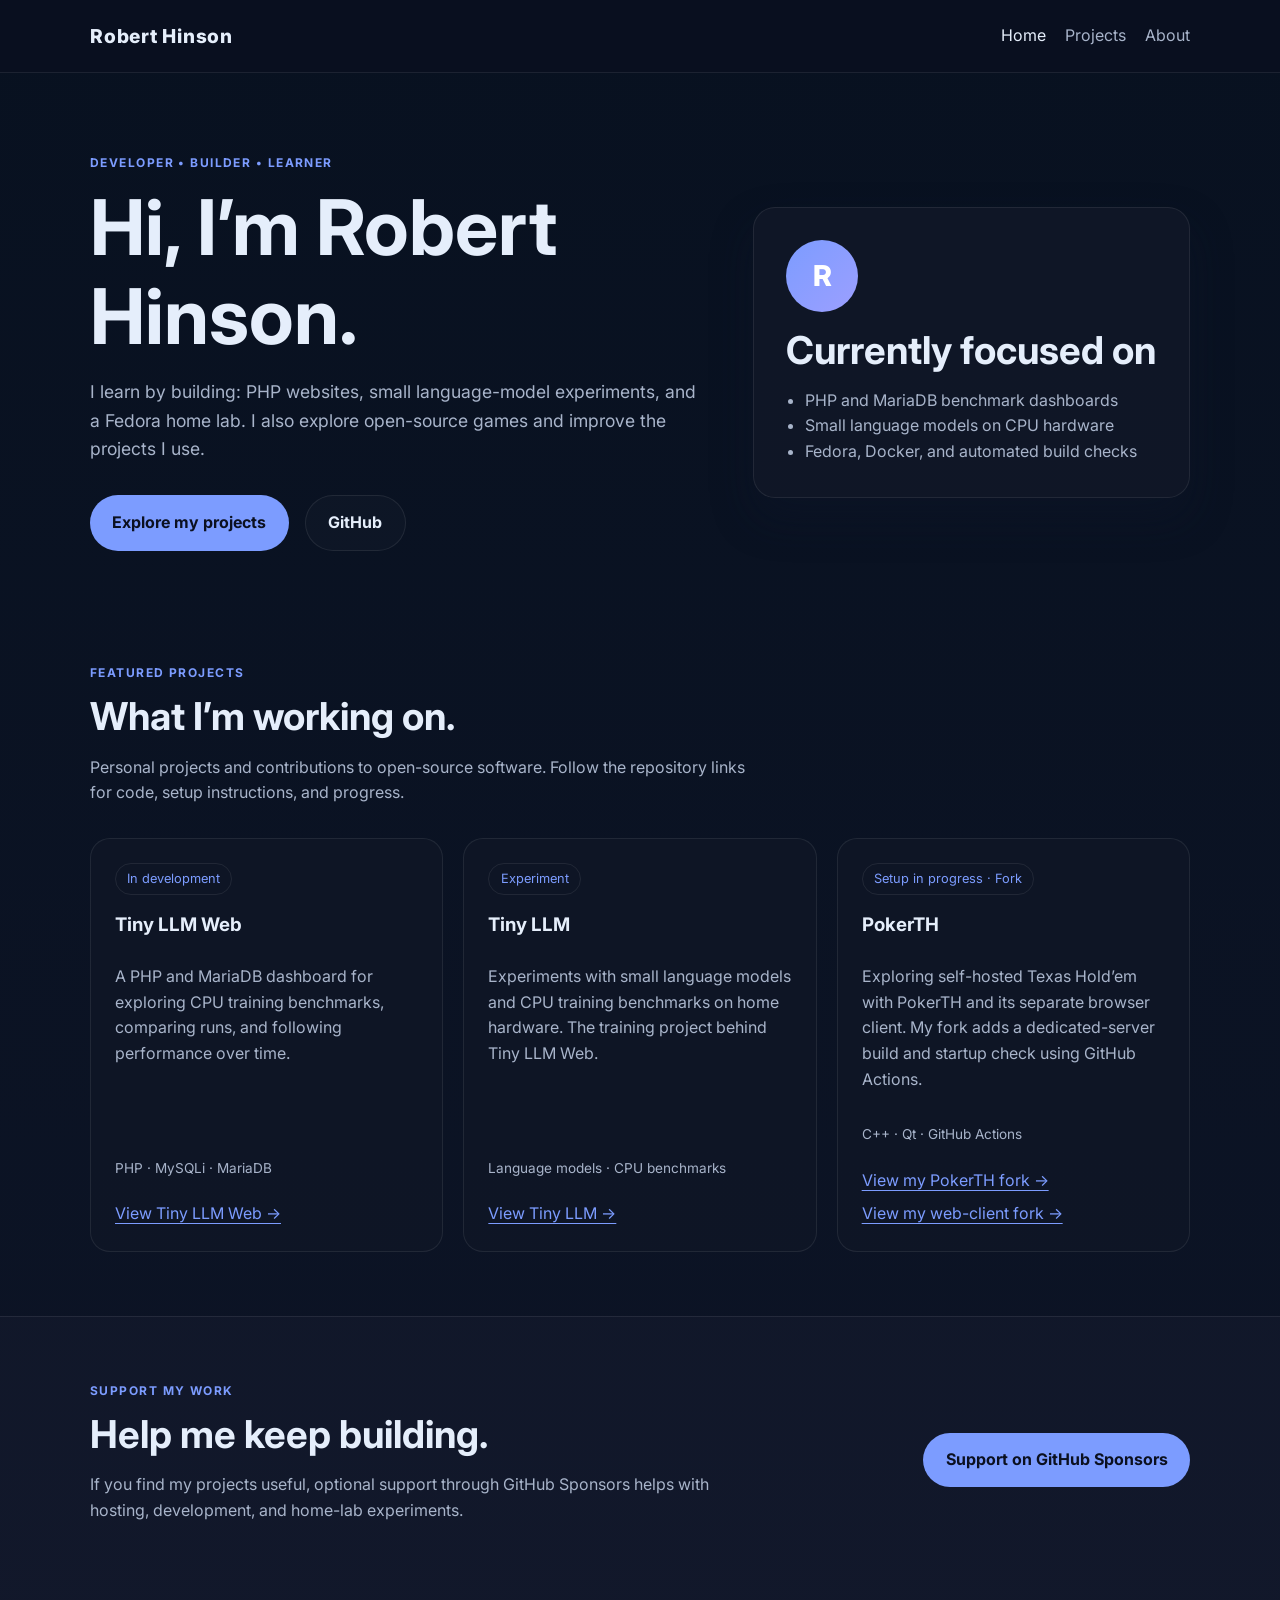
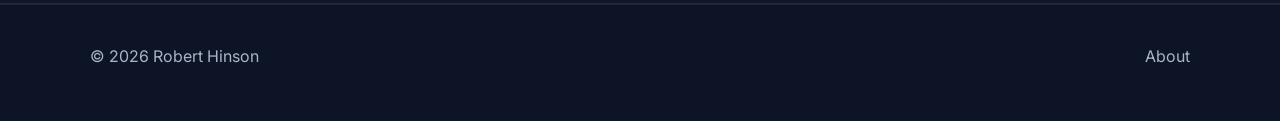
<file: index.html>
<!DOCTYPE html>
<html lang="en">
  <head>
    <meta charset="UTF-8" />
    <meta name="viewport" content="width=device-width, initial-scale=1.0" />
    <title>Robert Hinson | Home</title>
    <meta
      name="description"
      content="Robert Hinson's projects in PHP, local language models, Linux, and open-source games."
    />
    <link rel="preconnect" href="https://fonts.googleapis.com" />
    <link rel="preconnect" href="https://fonts.gstatic.com" crossorigin />
    <link
      href="https://fonts.googleapis.com/css2?family=Inter:wght@400;500;600;700;800&display=swap"
      rel="stylesheet"
    />
    <link rel="stylesheet" href="styles.css" />
  </head>
  <body>
    <header class="site-header">
      <div class="container nav">
        <a href="index.html" class="brand">Robert Hinson</a>
        <nav class="nav-links" aria-label="Main navigation">
          <a href="index.html" class="active">Home</a>
          <a href="#projects">Projects</a>
          <a href="about.html">About</a>
        </nav>
      </div>
    </header>

    <main>
      <section class="hero">
        <div class="container hero-grid">
          <div>
            <p class="eyebrow">Developer • Builder • Learner</p>
            <h1>Hi, I’m Robert Hinson.</h1>
            <p class="lead">
              I learn by building: PHP websites, small language-model experiments,
              and a Fedora home lab. I also explore open-source games and improve
              the projects I use.
            </p>
            <div class="cta-row">
              <a class="button primary" href="#projects">Explore my projects</a>
              <a class="button secondary" href="https://github.com/oppiet30" target="_blank" rel="noreferrer">GitHub</a>
            </div>
          </div>

          <div class="card profile-card">
            <div class="avatar">R</div>
            <h2>Currently focused on</h2>
            <ul>
              <li>PHP and MariaDB benchmark dashboards</li>
              <li>Small language models on CPU hardware</li>
              <li>Fedora, Docker, and automated build checks</li>
            </ul>
          </div>
        </div>
      </section>

      <section class="section" id="projects" aria-labelledby="projects-heading">
        <div class="container">
          <div class="section-heading">
            <p class="eyebrow">Featured projects</p>
            <h2 id="projects-heading">What I’m working on.</h2>
            <p class="section-intro">Personal projects and contributions to open-source software. Follow the repository links for code, setup instructions, and progress.</p>
          </div>

          <div class="feature-grid">
            <article class="feature-card project-card">
              <span class="project-status">In development</span>
              <h3>Tiny LLM Web</h3>
              <p>
                A PHP and MariaDB dashboard for exploring CPU training benchmarks,
                comparing runs, and following performance over time.
              </p>
              <p class="project-tech">PHP · MySQLi · MariaDB</p>
              <a class="project-link" href="https://github.com/oppiet30/tiny-llm-web">View Tiny LLM Web →</a>
            </article>

            <article class="feature-card project-card">
              <span class="project-status">Experiment</span>
              <h3>Tiny LLM</h3>
              <p>
                Experiments with small language models and CPU training benchmarks
                on home hardware. The training project behind Tiny LLM Web.
              </p>
              <p class="project-tech">Language models · CPU benchmarks</p>
              <a class="project-link" href="https://github.com/oppiet30/tiny-llm">View Tiny LLM →</a>
            </article>

            <article class="feature-card project-card">
              <span class="project-status">Setup in progress · Fork</span>
              <h3>PokerTH</h3>
              <p>
                Exploring self-hosted Texas Hold’em with PokerTH and its separate
                browser client. My fork adds a dedicated-server build and startup
                check using GitHub Actions.
              </p>
              <p class="project-tech">C++ · Qt · GitHub Actions</p>
              <a class="project-link" href="https://github.com/oppiet30/pokerth">View my PokerTH fork →</a>
              <a class="project-link" href="https://github.com/oppiet30/pokerth-web-client">View my web-client fork →</a>
            </article>
          </div>
        </div>
      </section>

      <section class="section alt-bg" aria-labelledby="support-heading">
        <div class="container support-panel">
          <div>
            <p class="eyebrow">Support my work</p>
            <h2 id="support-heading">Help me keep building.</h2>
            <p class="section-intro">If you find my projects useful, optional support through GitHub Sponsors helps with hosting, development, and home-lab experiments.</p>
          </div>
          <a class="button primary" href="https://github.com/sponsors/oppiet30">Support on GitHub Sponsors</a>
        </div>
      </section>
    </main>

    <footer class="site-footer">
      <div class="container footer-row">
        <p>© 2026 Robert Hinson</p>
        <a href="about.html">About</a>
      </div>
    </footer>
  </body>
</html>
</file>
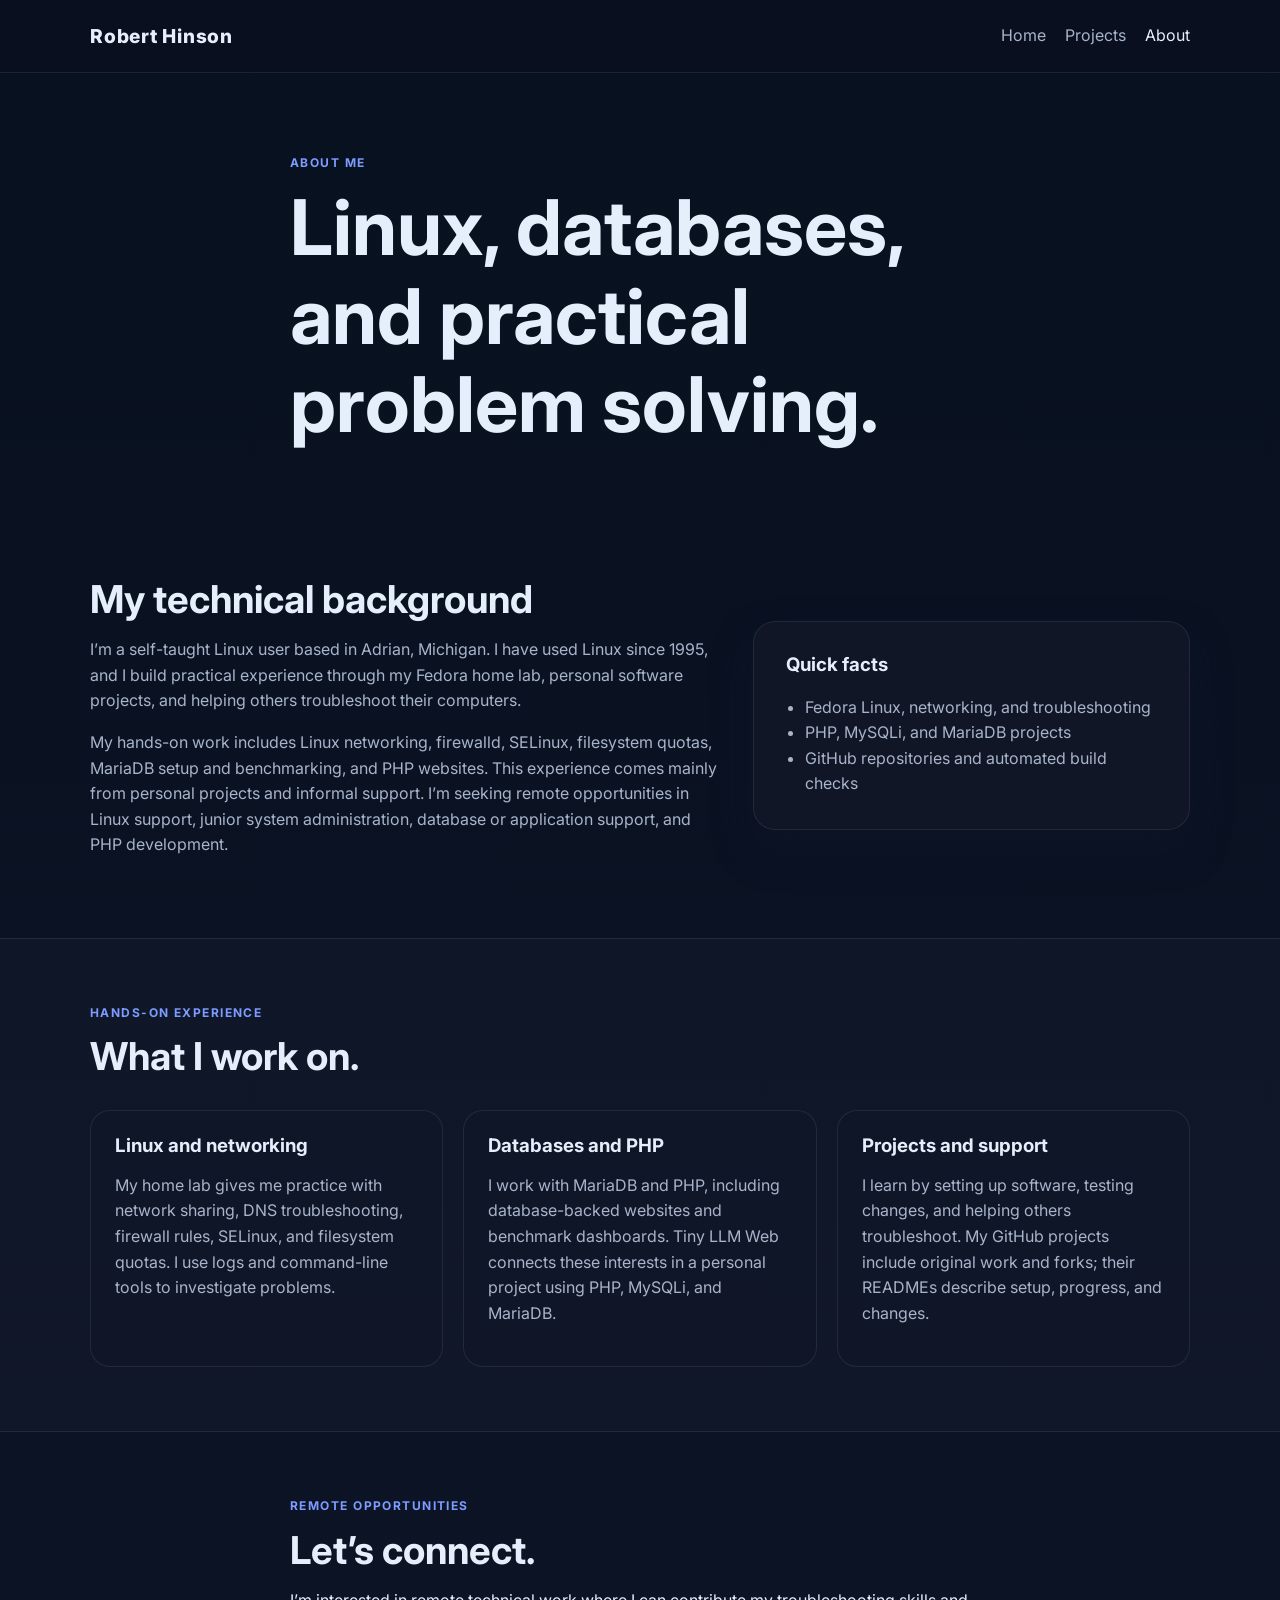
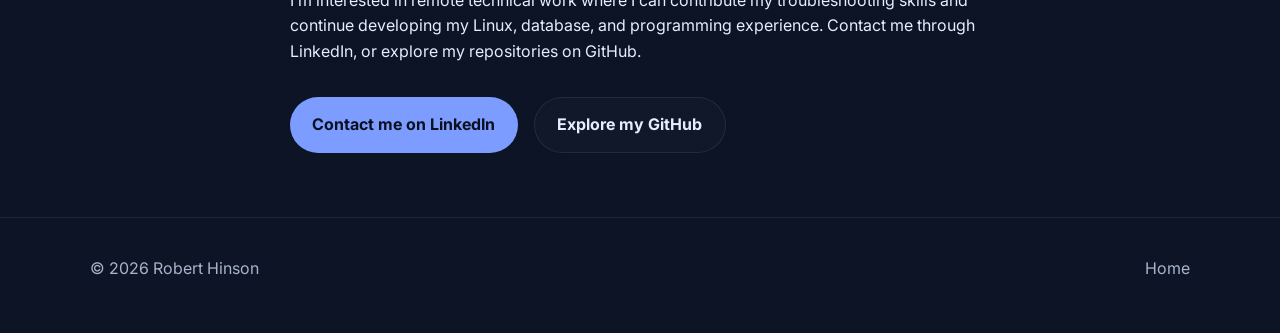
<file: about.html>
<!DOCTYPE html>
<html lang="en">
  <head>
    <meta charset="UTF-8" />
    <meta name="viewport" content="width=device-width, initial-scale=1.0" />
    <title>Robert Hinson | About</title>
    <meta
      name="description"
      content="Robert Hinson's hands-on Linux, MariaDB, and PHP experience and interest in remote technical work."
    />
    <link rel="preconnect" href="https://fonts.googleapis.com" />
    <link rel="preconnect" href="https://fonts.gstatic.com" crossorigin />
    <link
      href="https://fonts.googleapis.com/css2?family=Inter:wght@400;500;600;700;800&display=swap"
      rel="stylesheet"
    />
    <link rel="stylesheet" href="styles.css" />
  </head>
  <body>
    <header class="site-header">
      <div class="container nav">
        <a href="index.html" class="brand">Robert Hinson</a>
        <nav class="nav-links" aria-label="Main navigation">
          <a href="index.html">Home</a>
          <a href="index.html#projects">Projects</a>
          <a href="about.html" class="active">About</a>
        </nav>
      </div>
    </header>

    <main>
      <section class="page-hero">
        <div class="container narrow">
          <p class="eyebrow">About me</p>
          <h1>Linux, databases, and practical problem solving.</h1>
        </div>
      </section>

      <section class="section">
        <div class="container two-column">
          <div>
            <h2>My technical background</h2>
            <p>
              I’m a self-taught Linux user based in Adrian, Michigan. I have
              used Linux since 1995, and I build practical experience through my
              Fedora home lab, personal software projects, and helping others
              troubleshoot their computers.
            </p>
            <p>
              My hands-on work includes Linux networking, firewalld, SELinux,
              filesystem quotas, MariaDB setup and benchmarking, and PHP websites.
              This experience comes mainly from personal projects and informal
              support. I’m seeking remote opportunities in Linux support, junior
              system administration, database or application support, and PHP
              development.
            </p>
          </div>

          <div class="card info-card">
            <h3>Quick facts</h3>
            <ul>
              <li>Fedora Linux, networking, and troubleshooting</li>
              <li>PHP, MySQLi, and MariaDB projects</li>
              <li>GitHub repositories and automated build checks</li>
            </ul>
          </div>
        </div>
      </section>

      <section class="section alt-bg">
        <div class="container">
          <div class="section-heading">
            <p class="eyebrow">Hands-on experience</p>
            <h2>What I work on.</h2>
          </div>

          <div class="feature-grid">
            <article class="feature-card">
              <h3>Linux and networking</h3>
              <p>
                My home lab gives me practice with network sharing, DNS
                troubleshooting, firewall rules, SELinux, and filesystem quotas.
                I use logs and command-line tools to investigate problems.
              </p>
            </article>

            <article class="feature-card">
              <h3>Databases and PHP</h3>
              <p>
                I work with MariaDB and PHP, including database-backed websites
                and benchmark dashboards. Tiny LLM Web connects these interests
                in a personal project using PHP, MySQLi, and MariaDB.
              </p>
            </article>

            <article class="feature-card">
              <h3>Projects and support</h3>
              <p>
                I learn by setting up software, testing changes, and helping
                others troubleshoot. My GitHub projects include original work
                and forks; their READMEs describe setup, progress, and changes.
              </p>
            </article>
          </div>
        </div>
      </section>
      <section class="section" aria-labelledby="connect-heading">
        <div class="container narrow">
          <p class="eyebrow">Remote opportunities</p>
          <h2 id="connect-heading">Let’s connect.</h2>
          <p>I’m interested in remote technical work where I can contribute my
            troubleshooting skills and continue developing my Linux, database,
            and programming experience. Contact me through LinkedIn, or explore
            my repositories on GitHub.</p>
          <div class="cta-row">
            <a class="button primary" href="https://www.linkedin.com/in/roberthinson" target="_blank" rel="noreferrer">Contact me on LinkedIn</a>
            <a class="button secondary" href="https://github.com/oppiet30" target="_blank" rel="noreferrer">Explore my GitHub</a>
          </div>
        </div>
      </section>
    </main>

    <footer class="site-footer">
      <div class="container footer-row">
        <p>© 2026 Robert Hinson</p>
        <a href="index.html">Home</a>
      </div>
    </footer>
  </body>
</html>
</file>
<file: styles.css>
:root {
  --bg: #0b1020;
  --panel: #111827;
  --panel-soft: #1f2937;
  --card: rgba(17, 24, 39, 0.9);
  --text: #e5eefb;
  --muted: #a8b4ca;
  --primary: #7c9cff;
  --primary-dark: #5f7fe8;
  --border: rgba(255, 255, 255, 0.08);
  --shadow: 0 20px 40px rgba(15, 23, 42, 0.35);
}

* {
  box-sizing: border-box;
}

html {
  scroll-behavior: smooth;
}

body {
  margin: 0;
  font-family: "Inter", sans-serif;
  background: linear-gradient(180deg, #081120 0%, #0d1426 100%);
  color: var(--text);
  line-height: 1.6;
}

img {
  max-width: 100%;
  display: block;
}

a {
  color: inherit;
  text-decoration: none;
}

.container {
  width: min(1100px, calc(100% - 2rem));
  margin: 0 auto;
}

.site-header {
  position: sticky;
  top: 0;
  z-index: 10;
  backdrop-filter: blur(10px);
  background: rgba(11, 16, 32, 0.8);
  border-bottom: 1px solid var(--border);
}

.nav {
  display: flex;
  justify-content: space-between;
  align-items: center;
  min-height: 72px;
}

.brand {
  font-size: 1.2rem;
  font-weight: 800;
  letter-spacing: 0.04em;
}

.nav-links {
  display: flex;
  gap: 1.2rem;
  align-items: center;
}

.nav-links a {
  color: var(--muted);
  transition: color 0.2s ease;
}

.nav-links a:hover,
.nav-links a.active {
  color: var(--text);
}

.hero,
.page-hero {
  padding: 5rem 0 3rem;
}

.hero-grid,
.two-column {
  display: grid;
  grid-template-columns: 1.3fr 0.9fr;
  gap: 2rem;
  align-items: center;
}

.eyebrow {
  margin: 0 0 0.75rem;
  color: var(--primary);
  text-transform: uppercase;
  letter-spacing: 0.12em;
  font-size: 0.75rem;
  font-weight: 700;
}

h1,
h2,
h3 {
  margin-top: 0;
  line-height: 1.15;
}

h1 {
  font-size: clamp(2.8rem, 6vw, 5rem);
  margin-bottom: 1rem;
}

h2 {
  font-size: clamp(2rem, 3vw, 2.7rem);
  margin-bottom: 0.8rem;
}

.lead {
  max-width: 620px;
  color: var(--muted);
  font-size: 1.1rem;
}

.cta-row {
  display: flex;
  gap: 1rem;
  margin-top: 2rem;
  flex-wrap: wrap;
}

.button {
  display: inline-flex;
  align-items: center;
  justify-content: center;
  padding: 0.9rem 1.4rem;
  border-radius: 999px;
  font-weight: 700;
  transition: transform 0.2s ease, opacity 0.2s ease;
}

.button:hover {
  transform: translateY(-1px);
}

.button.primary {
  background: var(--primary);
  color: var(--bg);
}

.button.primary:hover {
  background: var(--primary-dark);
}

.button.secondary {
  border: 1px solid var(--border);
  background: rgba(255, 255, 255, 0.02);
  color: var(--text);
}

.card {
  background: var(--card);
  border: 1px solid var(--border);
  border-radius: 22px;
  box-shadow: var(--shadow);
}

.profile-card,
.info-card {
  padding: 2rem;
}

.avatar {
  width: 72px;
  height: 72px;
  border-radius: 50%;
  display: grid;
  place-items: center;
  background: linear-gradient(135deg, var(--primary), #9c9fff);
  color: white;
  font-size: 1.8rem;
  font-weight: 800;
  margin-bottom: 1rem;
}

.profile-card ul,
.info-card ul {
  margin: 1rem 0 0;
  padding-left: 1.2rem;
  color: var(--muted);
}

.section {
  padding: 4rem 0;
}

.alt-bg {
  background: rgba(148, 163, 184, 0.03);
  border-top: 1px solid var(--border);
  border-bottom: 1px solid var(--border);
}

.section-heading {
  margin-bottom: 2rem;
}

.feature-grid {
  display: grid;
  grid-template-columns: repeat(3, minmax(0, 1fr));
  gap: 1.25rem;
}

.feature-card {
  background: rgba(17, 24, 39, 0.7);
  border: 1px solid var(--border);
  border-radius: 20px;
  padding: 1.5rem;
}

.feature-card h3 {
  margin-bottom: 0.8rem;
}

.feature-card p,
.two-column p {
  color: var(--muted);
}

.narrow {
  max-width: 700px;
}

a:focus-visible {
  outline: 3px solid var(--primary);
  outline-offset: 5px;
}

#projects {
  scroll-margin-top: 90px;
}

.section-intro {
  max-width: 680px;
  color: var(--muted);
}

.project-card {
  display: flex;
  flex-direction: column;
  align-items: flex-start;
}

.project-status {
  margin-bottom: 1.2rem;
  padding: 0.3rem 0.7rem;
  border: 1px solid var(--border);
  border-radius: 999px;
  color: var(--primary);
  font-size: 0.8rem;
}

.project-card .project-tech {
  margin-top: auto;
  padding-top: 1rem;
  font-size: 0.85rem;
}

.project-link {
  color: var(--primary);
  margin-top: 0.5rem;
  text-decoration: underline;
  text-underline-offset: 4px;
}

.support-panel {
  display: flex;
  align-items: center;
  justify-content: space-between;
  gap: 2rem;
  flex-wrap: wrap;
}

@media (prefers-reduced-motion: reduce) {
  html { scroll-behavior: auto; }
  .button { transition: none; }
}

.site-footer {
  border-top: 1px solid var(--border);
  padding: 1.4rem 0 2.2rem;
  color: var(--muted);
}

.footer-row {
  display: flex;
  justify-content: space-between;
  align-items: center;
  gap: 1rem;
}

@media (max-width: 760px) {
  .hero-grid,
  .two-column,
  .feature-grid {
    grid-template-columns: 1fr;
  }

  .nav {
    flex-direction: column;
    justify-content: center;
    padding: 1rem 0;
    gap: 0.75rem;
  }

  .site-header {
    position: static;
  }

  .hero,
  .page-hero {
    padding-top: 3rem;
  }
}
</file>
